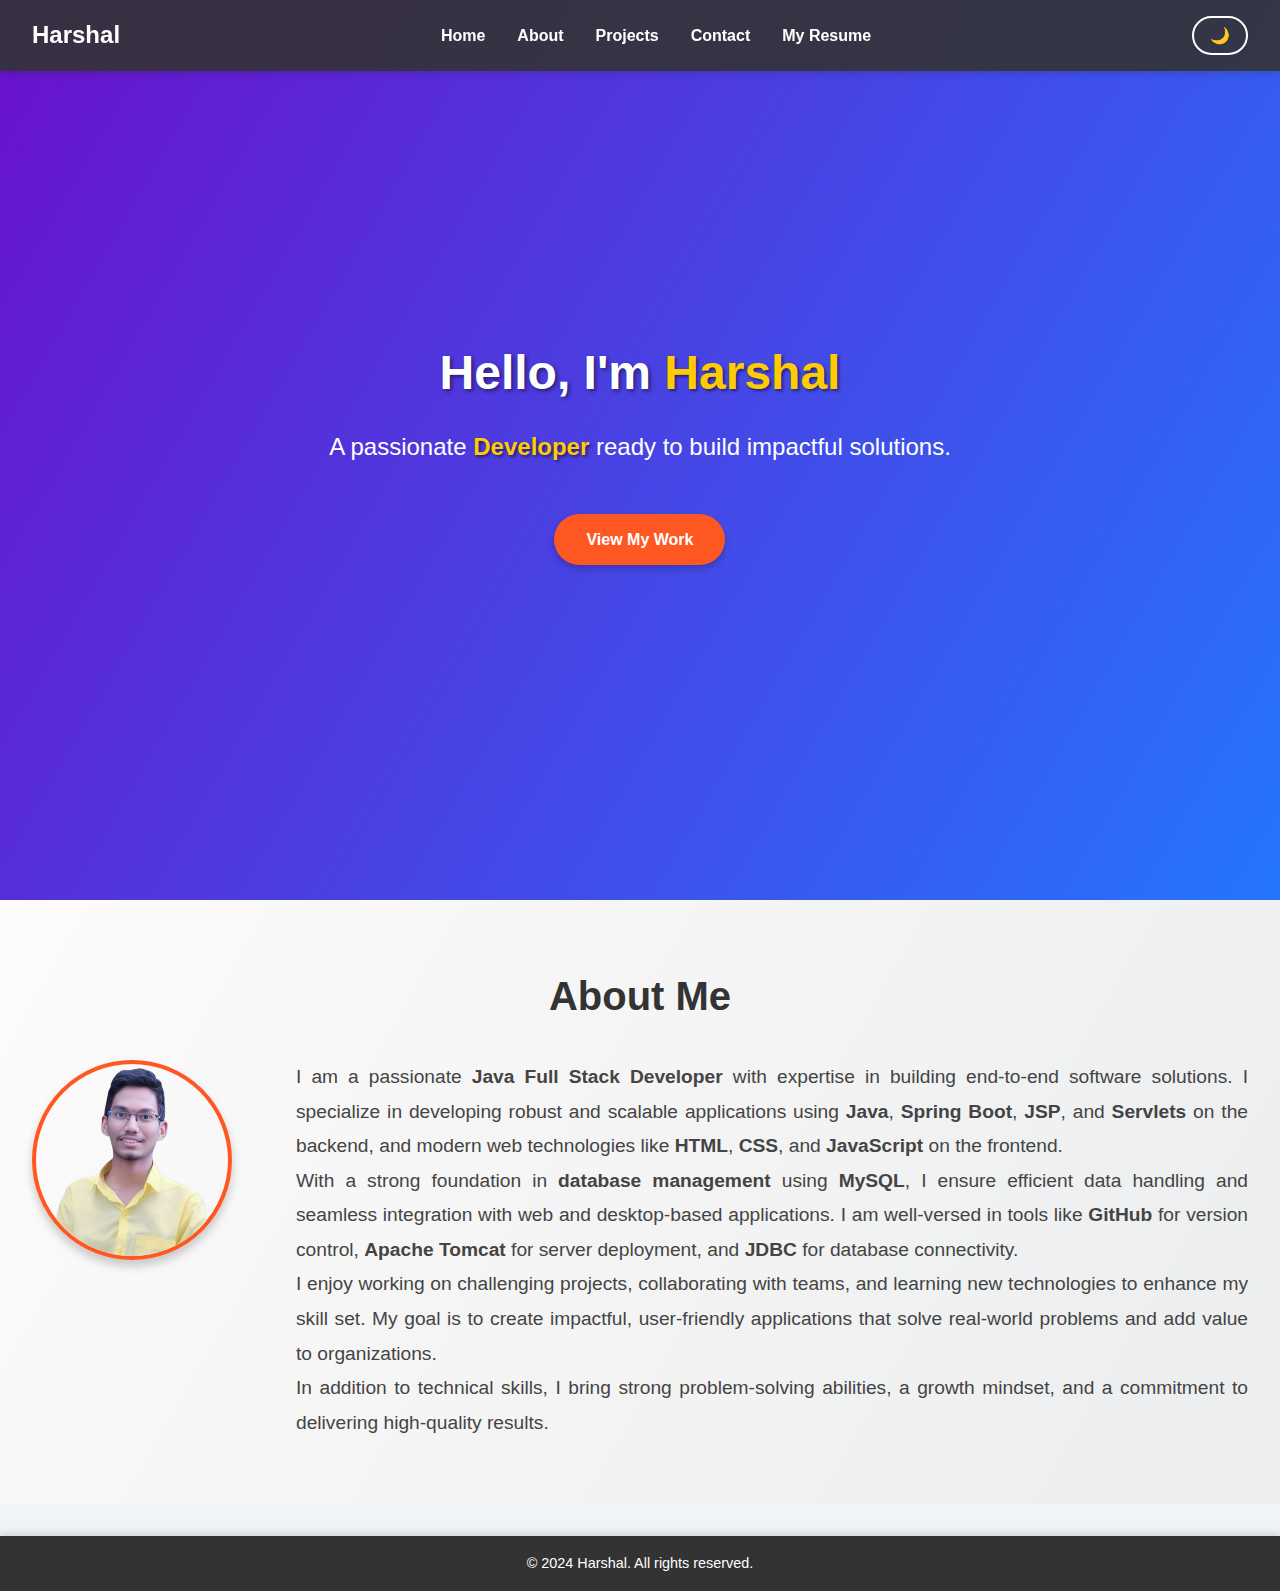
<file: Index.html>
<!DOCTYPE html>
<html lang="en">
<head>
    <meta charset="UTF-8">
    <meta name="viewport" content="width=device-width, initial-scale=1.0">
    <title>Harshal's Portfolio</title>
    <link rel="stylesheet" href="Style.css">
</head>
<body>
    <header class="header">
        <div class="logo">Harshal</div>
        <nav>
            <ul class="nav-links">
                <li><a href="#home">Home</a></li>
                <li><a href="#about">About</a></li>
                <li><a href="res/projects.html">Projects</a></li>
                <li><a href="https://docs.google.com/forms/d/e/1FAIpQLScUoxj2WOiUFlpALl-VtLILXcyzubxFqUNL8cVTkJcxOOP4fA/viewform">Contact</a></li>
                <li><a href="res/cv.html">My Resume</a></li> <!-- My Resume Option Added -->
            </ul>
        </nav>
        <button id="darkModeToggle" class="dark-mode-btn">🌙</button>
    </header>

    <section id="home" class="hero">
        <div class="hero-content">
            <h1>Hello, I'm <span class="highlight">Harshal</span></h1>
            <p>A passionate <span class="highlight">Developer</span> ready to build impactful solutions.</p>
            <a href="res/projects.html" class="btn">View My Work</a>
        </div>
    </section>

    <section id="about" class="about">
        <h2>About Me</h2>
        <div class="about-content">
            <img src="pic.png" alt="Your Photo">
            <div class="about-text">
                <p>
                    I am a passionate <strong>Java Full Stack Developer</strong> with expertise in building end-to-end software solutions. I specialize in developing robust and scalable applications using <strong>Java</strong>, <strong>Spring Boot</strong>, <strong>JSP</strong>, and <strong>Servlets</strong> on the backend, and modern web technologies like <strong>HTML</strong>, <strong>CSS</strong>, and <strong>JavaScript</strong> on the frontend.
                </p>
                <p>
                    With a strong foundation in <strong>database management</strong> using <strong>MySQL</strong>, I ensure efficient data handling and seamless integration with web and desktop-based applications. I am well-versed in tools like <strong>GitHub</strong> for version control, <strong>Apache Tomcat</strong> for server deployment, and <strong>JDBC</strong> for database connectivity.
                </p>
                <p>
                    I enjoy working on challenging projects, collaborating with teams, and learning new technologies to enhance my skill set. My goal is to create impactful, user-friendly applications that solve real-world problems and add value to organizations.
                </p>
                <p>
                    In addition to technical skills, I bring strong problem-solving abilities, a growth mindset, and a commitment to delivering high-quality results.
                </p>
            </div>
        </div>
    </section>

    <footer class="footer">
        <p>&copy; 2024 Harshal. All rights reserved.</p>
    </footer>

    <!-- JavaScript file or inline script -->
    <script>
        const toggleButton = document.getElementById("darkModeToggle");
        const body = document.body;

        // Check for saved theme preference
        if (localStorage.getItem("darkMode") === "enabled") {
            body.classList.add("dark-mode");
            toggleButton.textContent = "☀️";
        }

        // Toggle dark mode
        toggleButton.addEventListener("click", () => {
            body.classList.toggle("dark-mode");

            // Update button text
            if (body.classList.contains("dark-mode")) {
                toggleButton.textContent = "☀️"; // Light mode icon
                localStorage.setItem("darkMode", "enabled");
            } else {
                toggleButton.textContent = "🌙"; // Dark mode icon
                localStorage.setItem("darkMode", "disabled");
            }
        });
    </script>
</body>
</html>
</file>
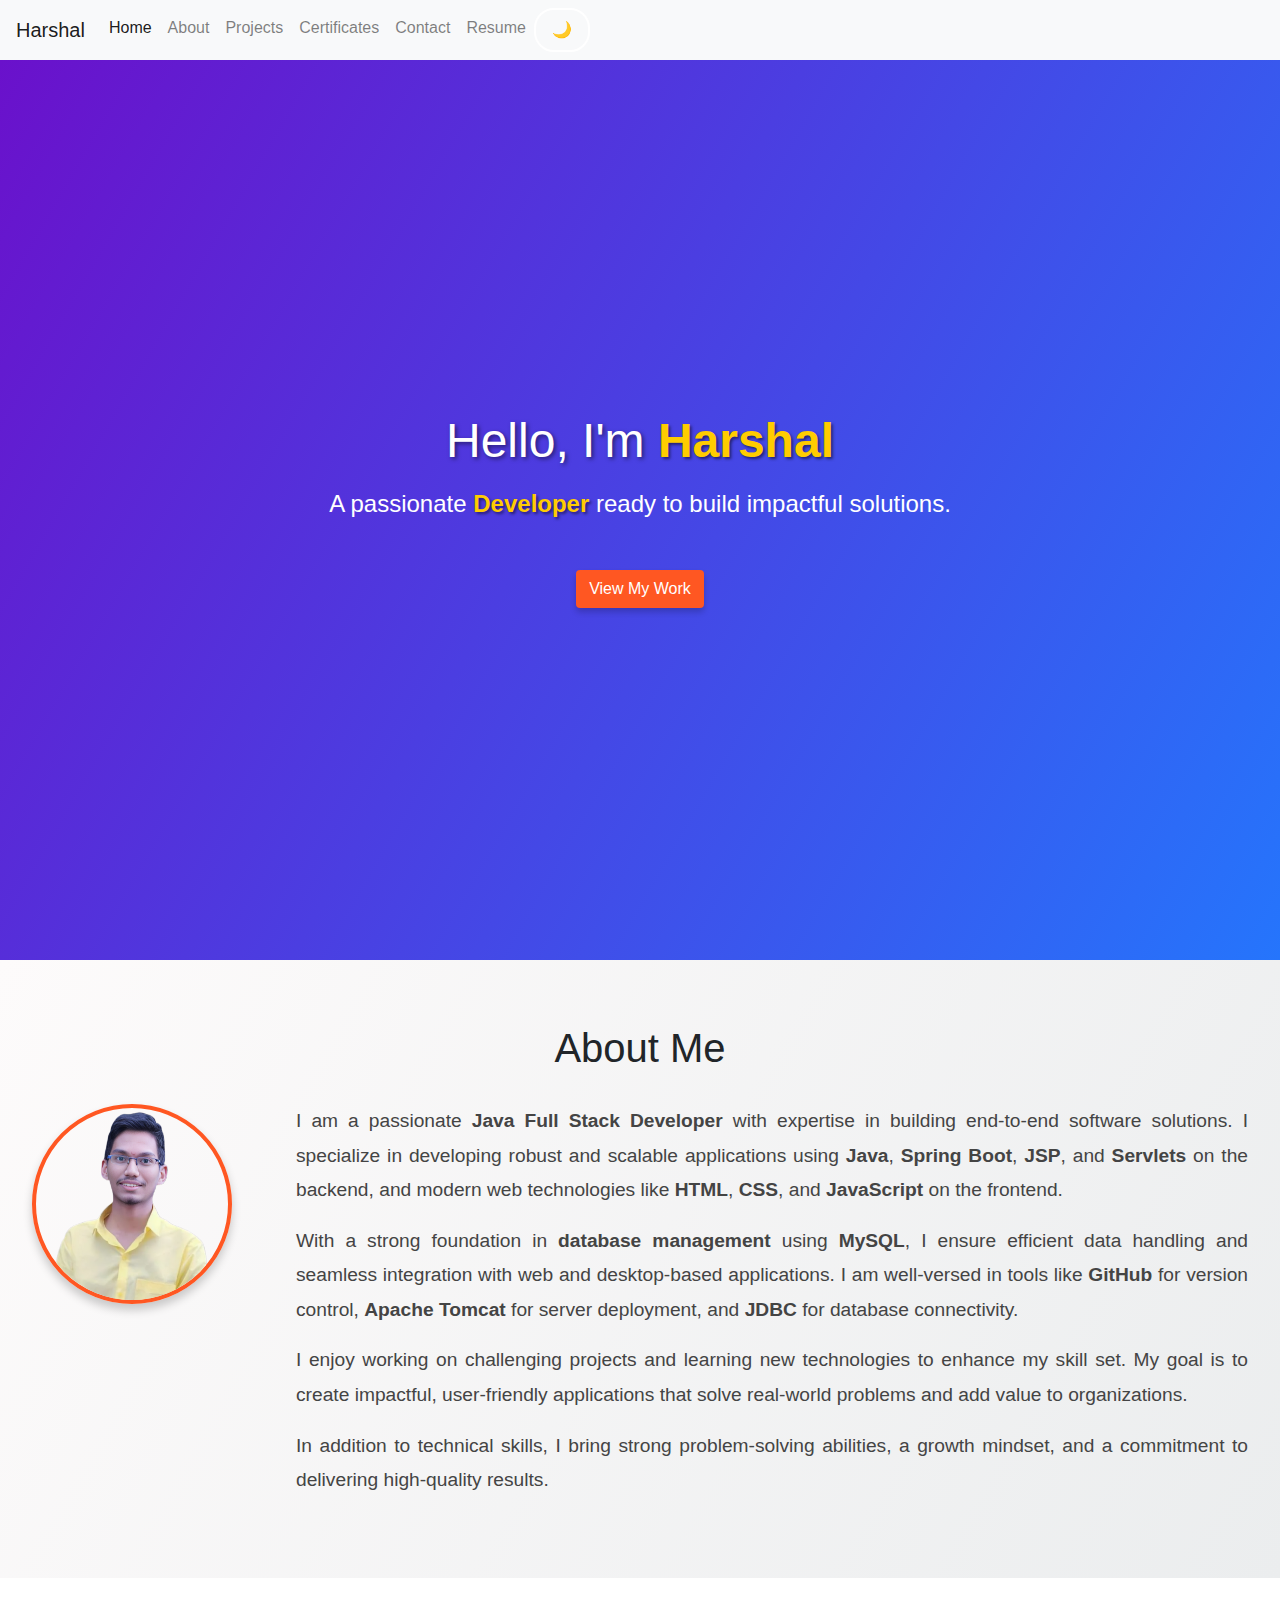
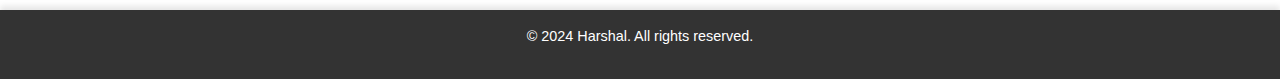
<file: index.html>
<!DOCTYPE html>
<html lang="en">
<head>
    <meta charset="UTF-8">
    <meta name="viewport" content="width=device-width, initial-scale=1.0">
    <title>Harshal's Portfolio</title>
    <link rel="stylesheet" href="Style.css">
    <nav class="navbar navbar-expand-lg navbar-light bg-light">
        <a class="navbar-brand" href="#">Harshal</a>
        <button class="navbar-toggler" type="button" data-toggle="collapse" data-target="#navbarSupportedContent" aria-controls="navbarSupportedContent" aria-expanded="false" aria-label="Toggle navigation">
          <span class="navbar-toggler-icon"></span>
        </button>
      
        <div class="collapse navbar-collapse" id="navbarSupportedContent">
          <ul class="navbar-nav mr-auto">
            <li class="nav-item active">
              <a class="nav-link" href="index.html">Home <span class="sr-only">(current)</span></a>
            </li>
            <li class="nav-item">
              <a class="nav-link" href="index.html#about">About</a>
            </li>
            <li class="nav-item">
                <a class="nav-link" href="res/projects.html">Projects</a>
            </li>
            <li class="nav-item">
                <a class="nav-link" href="res/certificates.html">Certificates</a>
            </li>
            <li class="nav-item">
                <a class="nav-link" href="https://docs.google.com/forms/d/e/1FAIpQLScUoxj2WOiUFlpALl-VtLILXcyzubxFqUNL8cVTkJcxOOP4fA/viewform">Contact</a>
            </li>
            <li class="nav-item">
                <a class="nav-link" href="res/cv.html">Resume</a>
            </li>
            <button id="darkModeToggle" class="dark-mode-btn">🌙</button>
          </ul>
        </div>
      </nav>

      <link rel="stylesheet" href="https://cdn.jsdelivr.net/npm/bootstrap@4.0.0/dist/css/bootstrap.min.css" integrity="sha384-Gn5384xqQ1aoWXA+058RXPxPg6fy4IWvTNh0E263XmFcJlSAwiGgFAW/dAiS6JXm" crossorigin="anonymous">

<script src="https://code.jquery.com/jquery-3.2.1.slim.min.js" integrity="sha384-KJ3o2DKtIkvYIK3UENzmM7KCkRr/rE9/Qpg6aAZGJwFDMVNA/GpGFF93hXpG5KkN" crossorigin="anonymous"></script>
<script src="https://cdn.jsdelivr.net/npm/popper.js@1.12.9/dist/umd/popper.min.js" integrity="sha384-ApNbgh9B+Y1QKtv3Rn7W3mgPxhU9K/ScQsAP7hUibX39j7fakFPskvXusvfa0b4Q" crossorigin="anonymous"></script>
<script src="https://cdn.jsdelivr.net/npm/bootstrap@4.0.0/dist/js/bootstrap.min.js" integrity="sha384-JZR6Spejh4U02d8jOt6vLEHfe/JQGiRRSQQxSfFWpi1MquVdAyjUar5+76PVCmYl" crossorigin="anonymous"></script>
</head>
<body>
    <section id="home" class="hero">
        <div class="hero-content">
            <h1>Hello, I'm <span class="highlight">Harshal</span></h1>
            <p>A passionate <span class="highlight">Developer</span> ready to build impactful solutions.</p>
            <a href="res/projects.html" class="btn">View My Work</a>
        </div>
    </section>

    <section id="about" class="about">
        <h2>About Me</h2>
        <div class="about-content">
            <img src="pic.png" alt="Your Photo">
            <div class="about-text">
                <p>
                    I am a passionate <strong>Java Full Stack Developer</strong> with expertise in building end-to-end software solutions. I specialize in developing robust and scalable applications using <strong>Java</strong>, <strong>Spring Boot</strong>, <strong>JSP</strong>, and <strong>Servlets</strong> on the backend, and modern web technologies like <strong>HTML</strong>, <strong>CSS</strong>, and <strong>JavaScript</strong> on the frontend.
                </p>
                <p>
                    With a strong foundation in <strong>database management</strong> using <strong>MySQL</strong>, I ensure efficient data handling and seamless integration with web and desktop-based applications. I am well-versed in tools like <strong>GitHub</strong> for version control, <strong>Apache Tomcat</strong> for server deployment, and <strong>JDBC</strong> for database connectivity.
                </p>
                <p>
                    I enjoy working on challenging projects and learning new technologies to enhance my skill set. My goal is to create impactful, user-friendly applications that solve real-world problems and add value to organizations.
                </p>
                <p>
                    In addition to technical skills, I bring strong problem-solving abilities, a growth mindset, and a commitment to delivering high-quality results.
                </p>
            </div>
        </div>
    </section>

    <footer class="footer">
        <p>&copy; 2024 Harshal. All rights reserved.</p>
    </footer>

    <!-- JavaScript file or inline script -->
    <script>
        const toggleButton = document.getElementById("darkModeToggle");
        const body = document.body;

        // Check for saved theme preference
        if (localStorage.getItem("darkMode") === "enabled") {
            body.classList.add("dark-mode");
            toggleButton.textContent = "☀️";
        }

        // Toggle dark mode
        toggleButton.addEventListener("click", () => {
            body.classList.toggle("dark-mode");

            // Update button text
            if (body.classList.contains("dark-mode")) {
                toggleButton.textContent = "☀️"; // Light mode icon
                localStorage.setItem("darkMode", "enabled");
            } else {
                toggleButton.textContent = "🌙"; // Dark mode icon
                localStorage.setItem("darkMode", "disabled");
            }
        });
    </script>
</body>
</html>
</file>
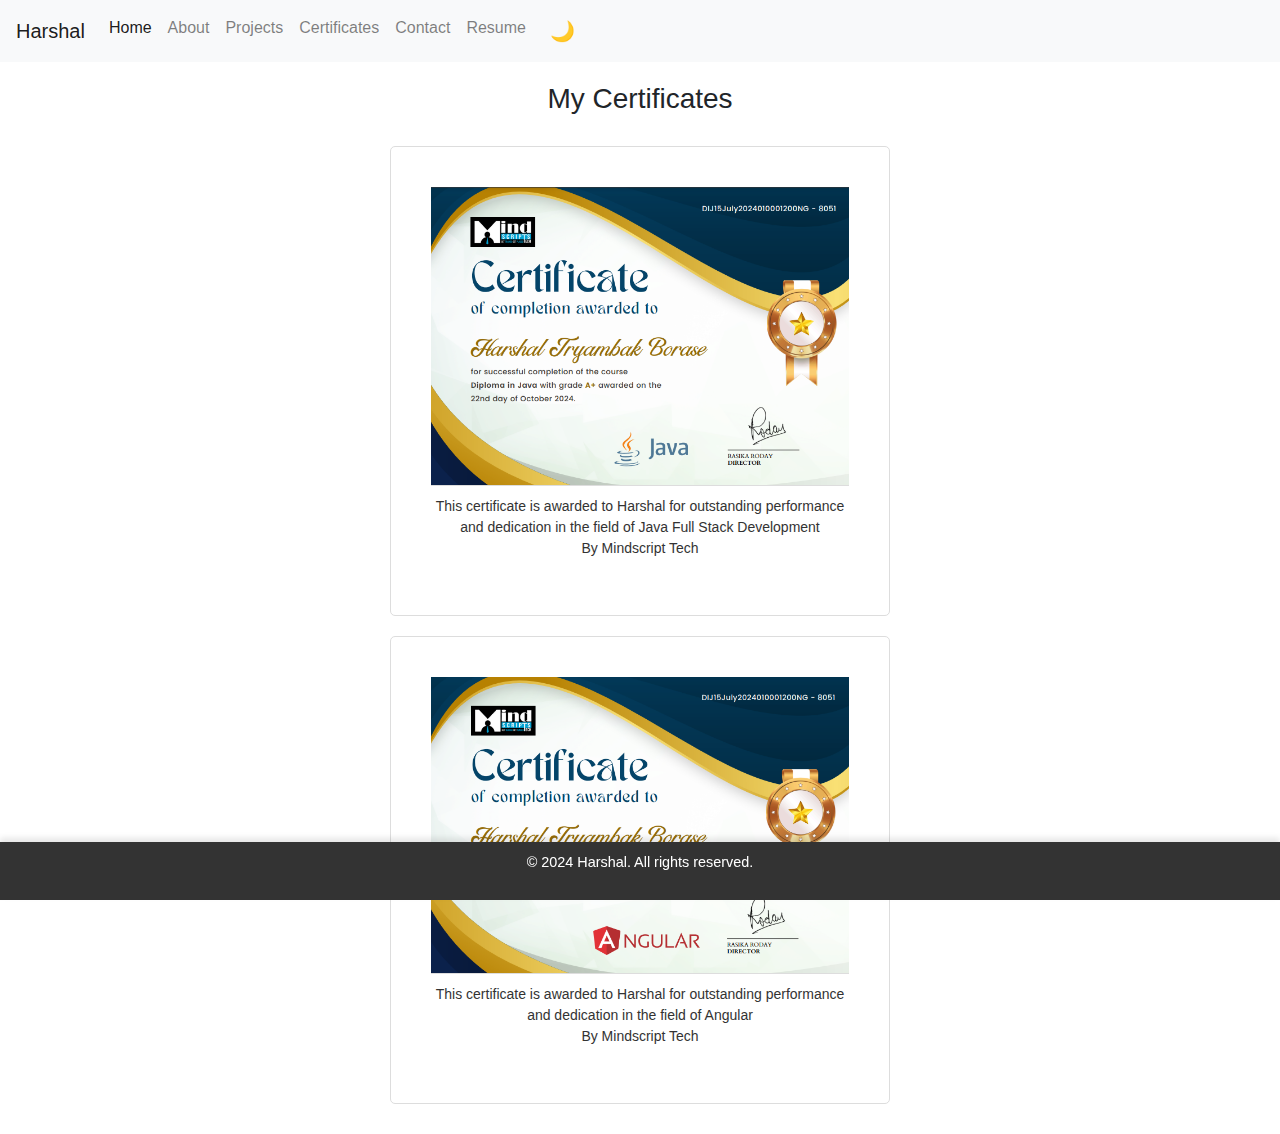
<file: res/certificates.html>
<!DOCTYPE html>
<html lang="en">
<head>
    <meta charset="UTF-8">
    <meta name="viewport" content="width=device-width, initial-scale=1.0">
    <title>Certificates - Harshal's Portfolio</title>
    <link rel="stylesheet" href="../Style.css">
    <link rel="stylesheet" href="certificates.css">
    <nav class="navbar navbar-expand-lg navbar-light bg-light">
        <a class="navbar-brand" href="#">Harshal</a>
        <button class="navbar-toggler" type="button" data-toggle="collapse" data-target="#navbarSupportedContent" aria-controls="navbarSupportedContent" aria-expanded="false" aria-label="Toggle navigation">
          <span class="navbar-toggler-icon"></span>
        </button>
      
        <div class="collapse navbar-collapse" id="navbarSupportedContent">
          <ul class="navbar-nav mr-auto">
            <li class="nav-item active">
              <a class="nav-link" href="../index.html">Home <span class="sr-only">(current)</span></a>
            </li>
            <li class="nav-item">
              <a class="nav-link" href="../index.html#about">About</a>
            </li>
            <li class="nav-item">
                <a class="nav-link" href="projects.html">Projects</a>
            </li>
            <li class="nav-item">
                <a class="nav-link" href="certificates.html">Certificates</a>
            </li>
            <li class="nav-item">
                <a class="nav-link" href="https://docs.google.com/forms/d/e/1FAIpQLScUoxj2WOiUFlpALl-VtLILXcyzubxFqUNL8cVTkJcxOOP4fA/viewform">Contact</a>
            </li>
            <li class="nav-item">
                <a class="nav-link" href="cv.html">Resume</a>
            </li>
            <button id="darkModeToggle" class="dark-mode-btn">🌙</button>
          </ul>
        </div>
      </nav>

      <link rel="stylesheet" href="https://cdn.jsdelivr.net/npm/bootstrap@4.0.0/dist/css/bootstrap.min.css" integrity="sha384-Gn5384xqQ1aoWXA+058RXPxPg6fy4IWvTNh0E263XmFcJlSAwiGgFAW/dAiS6JXm" crossorigin="anonymous">

<script src="https://code.jquery.com/jquery-3.2.1.slim.min.js" integrity="sha384-KJ3o2DKtIkvYIK3UENzmM7KCkRr/rE9/Qpg6aAZGJwFDMVNA/GpGFF93hXpG5KkN" crossorigin="anonymous"></script>
<script src="https://cdn.jsdelivr.net/npm/popper.js@1.12.9/dist/umd/popper.min.js" integrity="sha384-ApNbgh9B+Y1QKtv3Rn7W3mgPxhU9K/ScQsAP7hUibX39j7fakFPskvXusvfa0b4Q" crossorigin="anonymous"></script>
<script src="https://cdn.jsdelivr.net/npm/bootstrap@4.0.0/dist/js/bootstrap.min.js" integrity="sha384-JZR6Spejh4U02d8jOt6vLEHfe/JQGiRRSQQxSfFWpi1MquVdAyjUar5+76PVCmYl" crossorigin="anonymous"></script>
</head>
<body>
   
    <section id="certificates" class="certificates">
        <h2>My Certificates</h2>
        <div class="certificates-content">
            <!-- Add your certificates here -->
            <div class="certificate">
                <img src="certificates.png" alt="Certificate 1">
                <p>This certificate is awarded to Harshal for outstanding performance and dedication in the field of Java Full Stack Development<br>By Mindscript Tech</p>
            </div>
        </div>

        <div class="certificates-content">
            <!-- Add your certificates here -->
            <div class="certificate">
                <img src="certificates2.png" alt="Certificate 2">
                <p>This certificate is awarded to Harshal for outstanding performance and dedication in the field of Angular<br>By Mindscript Tech</p>
            </div>
        </div>
        
    </section>

    <footer class="footer">
        <p>&copy; 2024 Harshal. All rights reserved.</p>
    </footer>

    <script>
        const toggleButton = document.getElementById("darkModeToggle");
        const body = document.body;

        if (localStorage.getItem("darkMode") === "enabled") {
            body.classList.add("dark-mode");
            toggleButton.textContent = "☀️";
        }

        toggleButton.addEventListener("click", () => {
            body.classList.toggle("dark-mode");

            if (body.classList.contains("dark-mode")) {
                toggleButton.textContent = "☀️";
                localStorage.setItem("darkMode", "enabled");
            } else {
                toggleButton.textContent = "🌙";
                localStorage.setItem("darkMode", "disabled");
            }
        });
    </script>
</body>
</html>
</file>
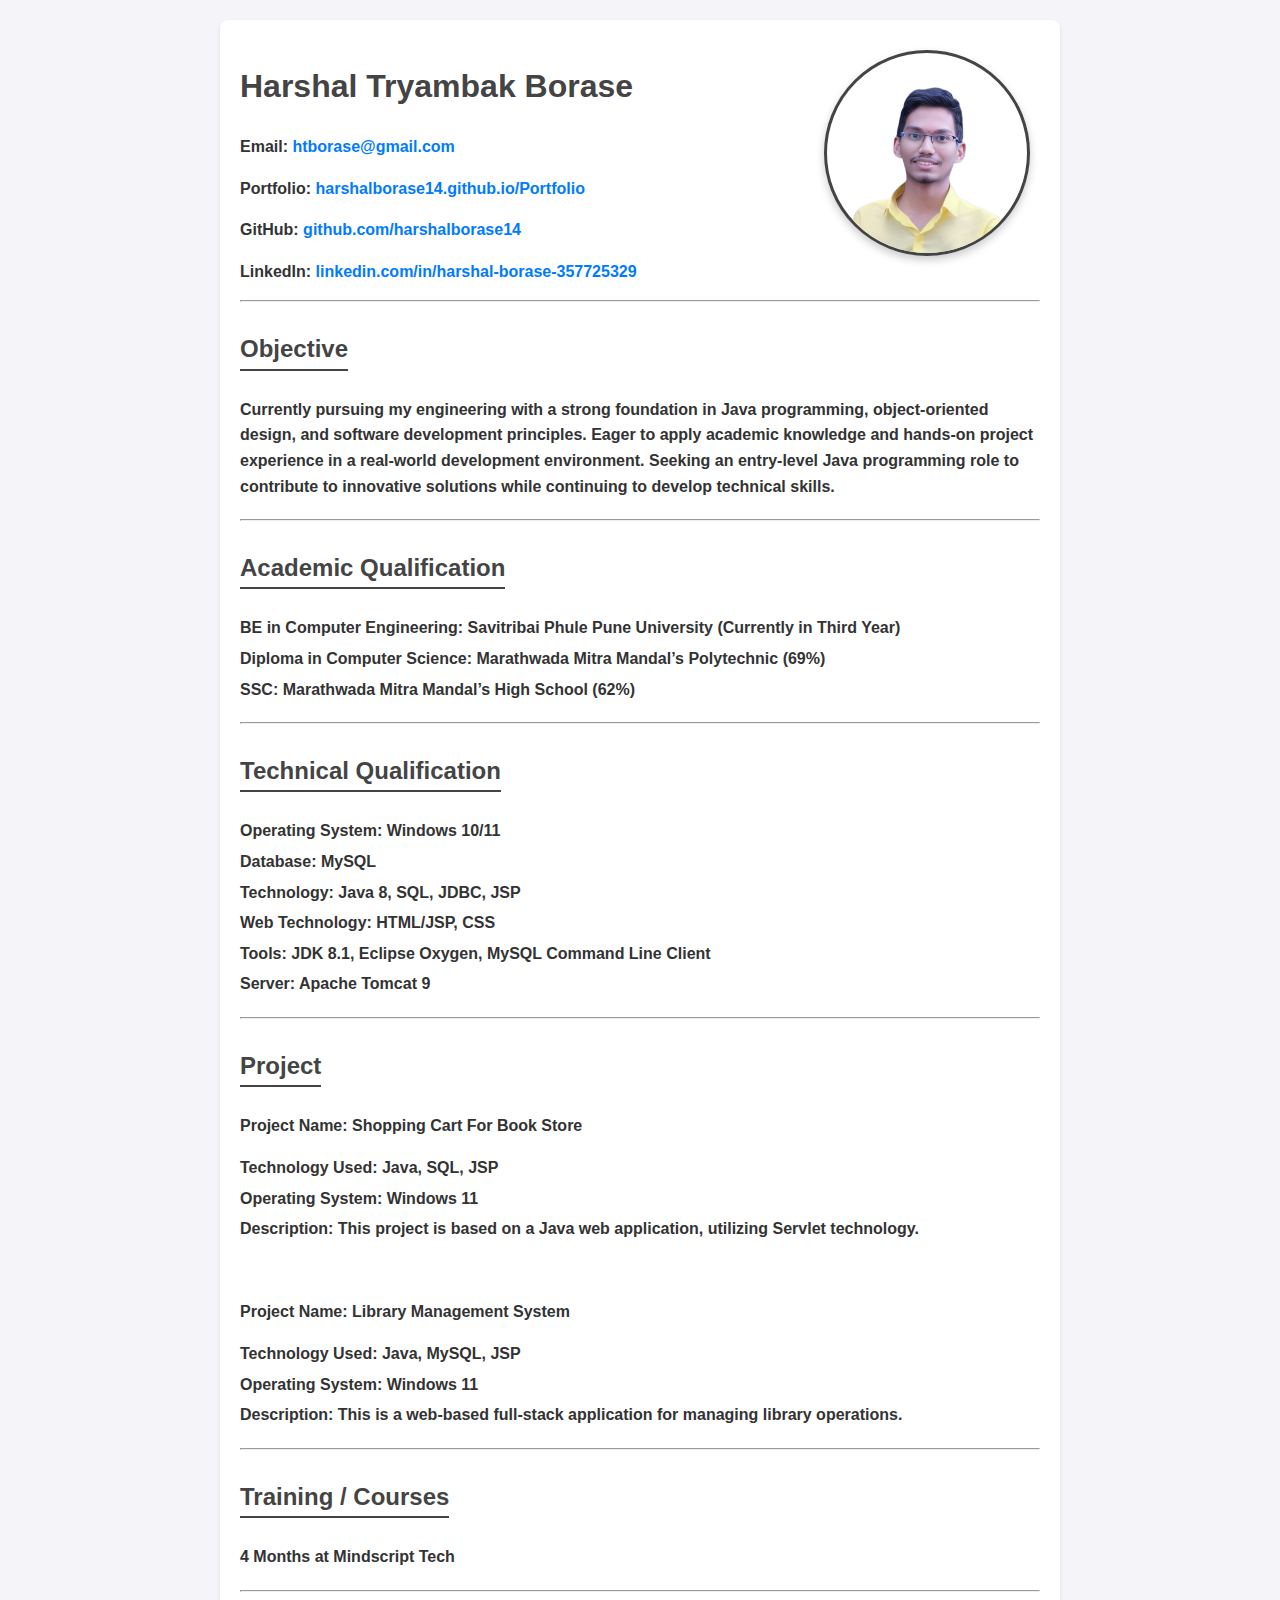
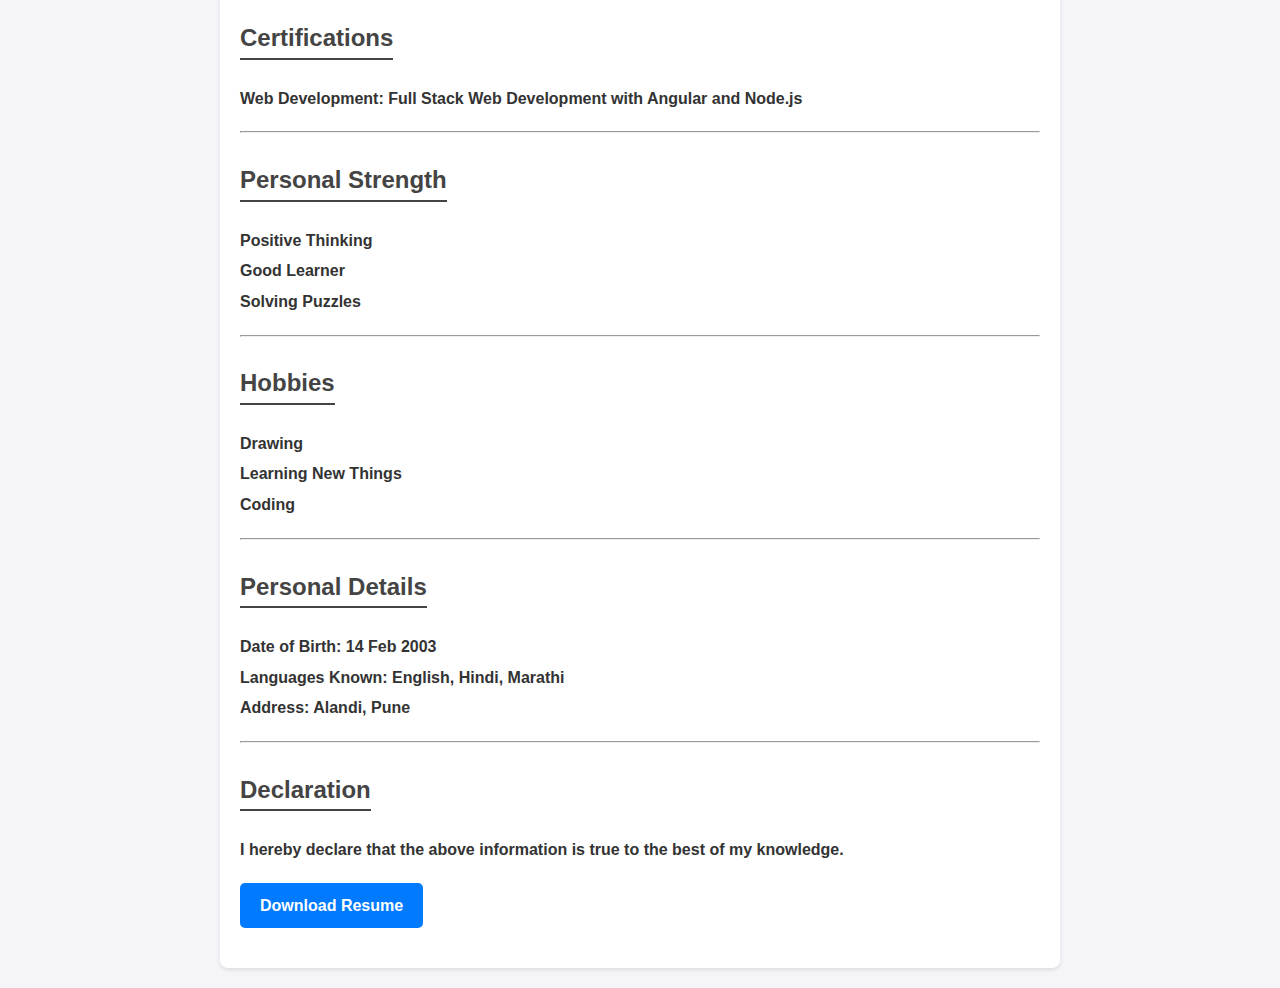
<file: res/cv.html>
<!DOCTYPE html>
<html lang="en">
<head>
    <meta charset="UTF-8">
    <meta name="viewport" content="width=device-width, initial-scale=1.0">
    <title>Resume - Harshal Tryambak Borase</title>
    <style>
        body {
            font-family: Arial, sans-serif;
            line-height: 1.6;
            margin: 0;
            padding: 0;
            background-color: #f4f4f9;
            color: #333;
        }
        .container {
            max-width: 800px;
            margin: 20px auto;
            background: #fff;
            padding: 20px;
            border-radius: 8px;
            box-shadow: 0 2px 4px rgba(0, 0, 0, 0.1);
            position: relative;
        }
        h1, h2 {
            color: #444;
        }
        .section {
            margin-bottom: 20px;
        }
        .section-title {
            font-size: 1.5rem;
            margin-bottom: 10px;
            border-bottom: 2px solid #444;
            display: inline-block;
        }
        ul {
            list-style: none;
            padding: 0;
        }
        ul li {
            margin-bottom: 5px;
        }
        a {
            color: #007BFF;
            text-decoration: none;
        }
        a:hover {
            text-decoration: underline;
        }
        .profile-photo {
            position: absolute;
            top: 30px;
            right: 30px; /* Adjusted position */
            width: 200px; /* Adjusted size */
            height: 200px;
            border-radius: 50%;
            overflow: hidden;
            border: 3px solid #444;
            box-shadow: 0 4px 8px rgba(0, 0, 0, 0.2);
        }
        .profile-photo img {
            margin-top: 30px;
            width: 100%;
            height: 100%;
            object-fit: cover;
        }
        .contact-info {
            margin-right: 220px;
        }
        .btn {
            display: inline-block;
            background-color: #007BFF;
            color: white;
            padding: 10px 20px;
            border-radius: 5px;
            text-align: center;
            text-decoration: none;
            font-weight: bold;
        }
    </style>
</head>
<body>
    <div class="container">
        <div class="profile-photo">
            <img src="pic.png" alt="Profile Photo">
        </div>
        <div class="contact-info">
            <h1>Harshal Tryambak Borase</h1>
            <p><strong><strong>Email:</strong> <a href="mailto:htborase@gmail.com">htborase@gmail.com</a></p>
            <p><strong>Portfolio:</strong> <a href="https://harshalborase14.github.io/Portfolio" target="_blank">harshalborase14.github.io/Portfolio</a></p>
            <p><strong>GitHub:</strong> <a href="https://github.com/harshalborase14" target="_blank">github.com/harshalborase14</a></p>
            <p><strong>LinkedIn:</strong> <a href="https://www.linkedin.com/in/harshal-borase-357725329/" target="_blank">linkedin.com/in/harshal-borase-357725329</a></p>
        </div>
        <hr>
        <div class="section">
            <h2 class="section-title">Objective</h2>
            <p>Currently pursuing my engineering with a strong foundation in Java programming, object-oriented design, and software development principles. Eager to apply academic knowledge and hands-on project experience in a real-world development environment. Seeking an entry-level Java programming role to contribute to innovative solutions while continuing to develop technical skills.</p>
        </div>
        <hr>
        <div class="section">
            <h2 class="section-title">Academic Qualification</h2>
            <ul>
                <li><strong>BE in Computer Engineering:</strong> Savitribai Phule Pune University (Currently in Third Year)</li>
                <li><strong>Diploma in Computer Science:</strong> Marathwada Mitra Mandal’s Polytechnic (69%)</li>
                <li><strong>SSC:</strong> Marathwada Mitra Mandal’s High School (62%)</li>
            </ul>
        </div>
        <hr>
        <div class="section">
            <h2 class="section-title">Technical Qualification</h2>
            <ul>
                <li><strong>Operating System:</strong> Windows 10/11</li>
                <li><strong>Database:</strong> MySQL</li>
                <li><strong>Technology:</strong> Java 8, SQL, JDBC, JSP</li>
                <li><strong>Web Technology:</strong> HTML/JSP, CSS</li>
                <li><strong>Tools:</strong> JDK 8.1, Eclipse Oxygen, MySQL Command Line Client</li>
                <li><strong>Server:</strong> Apache Tomcat 9</li>
            </ul>
        </div>
        <hr>
        <div class="section">
            <h2 class="section-title">Project</h2>
            <p><strong>Project Name:</strong> Shopping Cart For Book Store</p>
            <ul>
                <li><strong>Technology Used:</strong> Java, SQL, JSP</li>
                <li><strong>Operating System:</strong> Windows 11</li>
                <li><strong>Description:</strong> This project is based on a Java web application, utilizing Servlet technology.</li>
            </ul>
            <br>
            <p><strong>Project Name:</strong> Library Management System</p>
            <ul>
                <li><strong>Technology Used:</strong> Java, MySQL, JSP</li>
                <li><strong>Operating System:</strong> Windows 11</li>
                <li><strong>Description:</strong>  This is a web-based full-stack application for managing library operations.</li>
            </ul>
        </div>
        <hr>
        <div class="section">
            <h2 class="section-title">Training / Courses</h2>
            <ul>
                <li>4 Months at Mindscript Tech</li>
            </ul>
        </div>
        <hr>
        <div class="section">
            <h2 class="section-title">Certifications</h2>
            <ul>
                <li><strong>Web Development:</strong> Full Stack Web Development with Angular and Node.js</li>
            </ul>
        </div>
        <hr>
        <div class="section">
            <h2 class="section-title">Personal Strength</h2>
            <ul>
                <li>Positive Thinking</li>
                <li>Good Learner</li>
                <li>Solving Puzzles</li>
            </ul>
        </div>
        <hr>
        <div class="section">
            <h2 class="section-title">Hobbies</h2>
            <ul>
                <li>Drawing</li>
                <li>Learning New Things</li>
                <li>Coding</li>
            </ul>
        </div>
        <hr>
        <div class="section">
            <h2 class="section-title">Personal Details</h2>
            <ul>
                <li><strong>Date of Birth:</strong> 14 Feb 2003</li>
                <li><strong>Languages Known:</strong> English, Hindi, Marathi</li>
                <li><strong>Address:</strong> Alandi, Pune</li>
            </ul>
        </div>
        <hr>
        <div class="section">
            <h2 class="section-title">Declaration</h2>
            <p>I hereby declare that the above information is true to the best of my knowledge.</p>
        </div>
        <div class="section">
            <a href="Harshal Resume.pdf" download="Harshal's Resume" class="btn" style="display: inline-block; background-color: #007BFF; color: white; padding: 10px 20px; border-radius: 5px; text-align: center; text-decoration: none; font-weight: bold;">Download Resume</a>
        </div>
    </div>
</body>
</html>
</file>
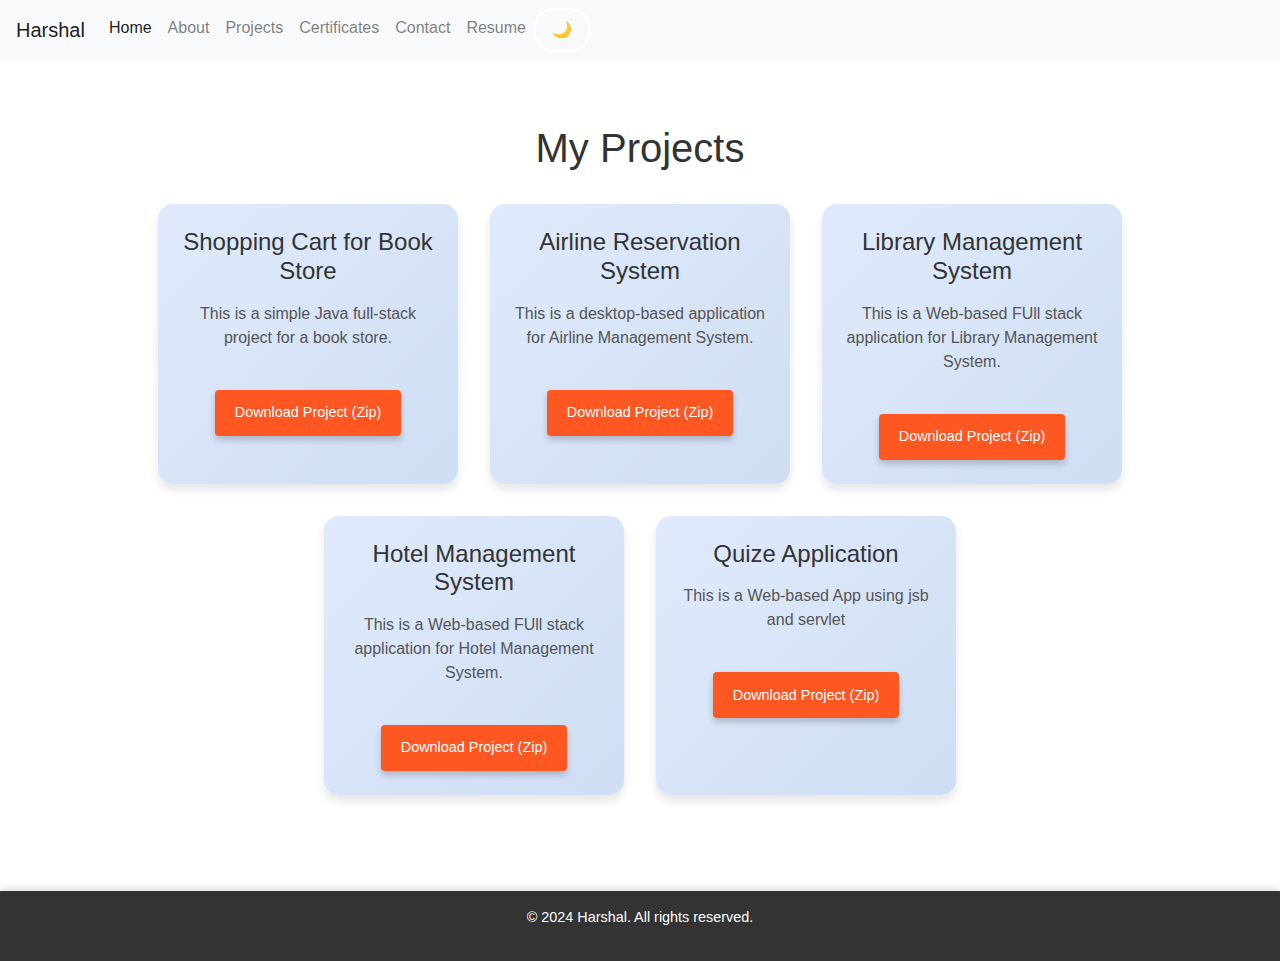
<file: res/projects.html>
<!DOCTYPE html>
<html lang="en">
<head>
    <meta charset="UTF-8">
    <meta name="viewport" content="width=device-width, initial-scale=1.0">
    <title>Projects - Harshal Borase</title>
    <link rel="stylesheet" href="Style.css">
    <nav class="navbar navbar-expand-lg navbar-light bg-light">
        <a class="navbar-brand" href="#">Harshal</a>
        <button class="navbar-toggler" type="button" data-toggle="collapse" data-target="#navbarSupportedContent" aria-controls="navbarSupportedContent" aria-expanded="false" aria-label="Toggle navigation">
          <span class="navbar-toggler-icon"></span>
        </button>
      
        <div class="collapse navbar-collapse" id="navbarSupportedContent">
          <ul class="navbar-nav mr-auto">
            <li class="nav-item active">
              <a class="nav-link" href="../index.html">Home <span class="sr-only">(current)</span></a>
            </li>
            <li class="nav-item">
              <a class="nav-link" href="../index.html#about">About</a>
            </li>
            <li class="nav-item">
                <a class="nav-link" href="projects.html">Projects</a>
            </li>
            <li class="nav-item">
                <a class="nav-link" href="certificates.html">Certificates</a>
            </li>
            <li class="nav-item">
                <a class="nav-link" href="https://docs.google.com/forms/d/e/1FAIpQLScUoxj2WOiUFlpALl-VtLILXcyzubxFqUNL8cVTkJcxOOP4fA/viewform">Contact</a>
            </li>
            <li class="nav-item">
                <a class="nav-link" href="cv.html">Resume</a>
            </li>
            <button id="darkModeToggle" class="dark-mode-btn">🌙</button>
          </ul>
        </div>
      </nav>

      <link rel="stylesheet" href="https://cdn.jsdelivr.net/npm/bootstrap@4.0.0/dist/css/bootstrap.min.css" integrity="sha384-Gn5384xqQ1aoWXA+058RXPxPg6fy4IWvTNh0E263XmFcJlSAwiGgFAW/dAiS6JXm" crossorigin="anonymous">

<script src="https://code.jquery.com/jquery-3.2.1.slim.min.js" integrity="sha384-KJ3o2DKtIkvYIK3UENzmM7KCkRr/rE9/Qpg6aAZGJwFDMVNA/GpGFF93hXpG5KkN" crossorigin="anonymous"></script>
<script src="https://cdn.jsdelivr.net/npm/popper.js@1.12.9/dist/umd/popper.min.js" integrity="sha384-ApNbgh9B+Y1QKtv3Rn7W3mgPxhU9K/ScQsAP7hUibX39j7fakFPskvXusvfa0b4Q" crossorigin="anonymous"></script>
<script src="https://cdn.jsdelivr.net/npm/bootstrap@4.0.0/dist/js/bootstrap.min.js" integrity="sha384-JZR6Spejh4U02d8jOt6vLEHfe/JQGiRRSQQxSfFWpi1MquVdAyjUar5+76PVCmYl" crossorigin="anonymous"></script>
</head>
<body>
    <section id="projects" class="projects">
        <h2>My Projects</h2>
        <div class="project-grid">
            <div class="project-card">
                <h3>Shopping Cart for Book Store</h3>
                <p>This is a simple Java full-stack project for a book store.</p>
                <a href="https://github.com/harshalborase14/Simple_Book-Store_Project/archive/refs/heads/main.zip" class="btn">Download Project (Zip)</a>
            </div>
            <div class="project-card">
                <h3>Airline Reservation System</h3>
                <p>This is a desktop-based application for Airline Management System.</p>
                <a href="https://github.com/harshalborase14/Airline-Reservation/archive/refs/heads/main.zip" class="btn">Download Project (Zip)</a>
            </div>
            <div class="project-card">
                <h3>Library Management System</h3>
                <p>This is a Web-based FUll stack application for Library Management System.</p>
                <a href="https://github.com/harshalborase14/LibraryManagement/archive/refs/heads/main.zip" class="btn">Download Project (Zip)</a>
            </div>
            <div class="project-card">
                <h3>Hotel Management System</h3>
                <p>This is a Web-based FUll stack application for Hotel Management System.</p>
                <a href="https://github.com/harshalborase14/Hotel-Management-System/archive/refs/heads/main.zip" class="btn">Download Project (Zip)</a>
            </div>
            <div class="project-card">
                <h3>Quize Application</h3>
                <p>This is a Web-based App using jsb and servlet</p>
                <a href="https://github.com/harshalborase14/QuizeApplication/archive/refs/heads/main.zip" class="btn">Download Project (Zip)</a>
            </div>
            <!-- Add more projects -->
        </div>
    </section>

    <footer class="footer">
        <p>&copy; 2024 Harshal. All rights reserved.</p>
    </footer>

    <!-- JavaScript file or inline script -->
    <script>
        const toggleButton = document.getElementById("darkModeToggle");
        const body = document.body;

        // Check for saved theme preference
        if (localStorage.getItem("darkMode") === "enabled") {
            body.classList.add("dark-mode");
            toggleButton.textContent = "☀️";
        }

        // Toggle dark mode
        toggleButton.addEventListener("click", () => {
            body.classList.toggle("dark-mode");

            // Update button text
            if (body.classList.contains("dark-mode")) {
                toggleButton.textContent = "☀️"; // Light mode icon
                localStorage.setItem("darkMode", "enabled");
            } else {
                toggleButton.textContent = "🌙"; // Dark mode icon
                localStorage.setItem("darkMode", "disabled");
            }
        });
    </script>
</body>
</html>
</file>
<file: res/certificates.css>
body {
    font-family: Arial, sans-serif;
    margin: 0;
    padding: 0;
    background-color: #f4f4f4;
}

.header {
    background-color: #333;
    color: #fff;
    padding: 10px 0;
    text-align: center;
}

.header .logo {
    font-size: 24px;
    font-weight: bold;
}

.nav-links {
    list-style: none;
    padding: 0;
}

.nav-links li {
    display: inline;
    margin: 0 10px;
}

.nav-links a {
    color: #fff;
    text-decoration: none;
}

.dark-mode-btn {
    background: none;
    border: none;
    color: #fff;
    font-size: 20px;
    cursor: pointer;
}

.certificates {
    padding: 20px;
    text-align: center;
}

.certificates h2 {
    font-size: 28px;
    margin-bottom: 20px;
}

.certificates-content {
    display: flex;
    flex-wrap: wrap;
    justify-content: center;
}

.certificate {
    background-color: #fff;
    border: 1px solid #ddd;
    border-radius: 5px;
    margin: 10px;
    padding: 40px; /* Further increased padding */
    width: 500px; /* Further increased width */
    text-align: center;
}

.certificate img {
    max-width: 100%;
    height: auto;
    border-bottom: 1px solid #ddd;
    margin-bottom: 10px;
}

.certificate p {
    font-size: 14px;
    color: #333;
}

.footer {
    background-color: #333;
    color: #fff;
    text-align: center;
    padding: 10px 0;
    position: fixed;
    width: 100%;
    bottom: 0;
}
</file>
<file: Style.css>
/* General Reset */
* {
    margin: 0;
    padding: 0;
    box-sizing: border-box;
}

body {
    font-family: 'Roboto', sans-serif;
    line-height: 1.6;
    background: #f0f4f8;
    color: #333;
}

a {
    text-decoration: none;
}

/* Header */
.header {
    background: rgba(51, 51, 51, 0.9);
    color: white;
    display: flex;
    justify-content: space-between;
    align-items: center;
    padding: 1rem 2rem;
    position: fixed;
    top: 0;
    width: 100%;
    z-index: 10;
    box-shadow: 0 4px 6px rgba(0, 0, 0, 0.1);
}

.logo {
    font-size: 1.5rem;
    font-weight: bold;
}

.nav-links {
    list-style: none;
    display: flex;
}

.nav-links li {
    margin: 0 1rem;
}

.nav-links a {
    color: white;
    font-weight: bold;
    font-size: 1rem;
    transition: color 0.3s, transform 0.3s;
}

.nav-links a:hover {
    color: #ff5722;
    transform: scale(1.1);
}

/* Hero Section */
.hero {
    height: 100vh;
    display: flex;
    justify-content: center;
    align-items: center;
    text-align: center;
    background: linear-gradient(120deg, #6a11cb, #2575fc);
    color: white;
    padding: 2rem;
}

.hero-content h1 {
    font-size: 3rem;
    margin-bottom: 1rem;
    text-shadow: 2px 2px 4px rgba(0, 0, 0, 0.5);
}

.hero-content p {
    font-size: 1.5rem;
    margin-bottom: 2rem;
}

.hero-content .highlight {
    color: #ffcc00;
    font-weight: bold;
    text-shadow: 2px 2px 3px rgba(0, 0, 0, 0.5);
}

.btn {
    display: inline-block;
    margin-top: 1rem;
    padding: 0.8rem 2rem;
    background: #ff5722;
    color: white;
    border-radius: 30px;
    font-weight: bold;
    transition: all 0.3s;
    box-shadow: 0 4px 6px rgba(0, 0, 0, 0.2);
}

.btn:hover {
    background: #e64a19;
    transform: scale(1.1);
    box-shadow: 0 6px 10px rgba(0, 0, 0, 0.3);
}

/* About Section */
.about {
    padding: 4rem 2rem;
    background: linear-gradient(120deg, #fdfbfb, #ebedee);
    text-align: center;
}

.about h2 {
    font-size: 2.5rem;
    margin-bottom: 2rem;
}

.about-content {
    display: flex;
    gap: 4rem;
    /* align-items: center;
    justify-content: center; */
    text-align: justify;
}

.about-content img {
    width: 200px;
    height: 200px;
    border-radius: 50%;
    border: 4px solid #ff5722;
    box-shadow: 0 6px 10px rgba(0, 0, 0, 0.2);
    transition: transform 0.3s;
}

.about-content img:hover {
    transform: scale(1.1);
}

.about-text p {
    color: #444;
    line-height: 1.8;
    font-size: 1.2rem;
}

/* Projects Section */
.projects {
    padding: 4rem 2rem;
    background: white;
    text-align: center;
}

.projects h2 {
    font-size: 2.5rem;
    margin-bottom: 2rem;
    color: #333;
}

.project-grid {
    display: flex;
    gap: 2rem;
    justify-content: center;
    flex-wrap: wrap;
}

.project-card {
    width: 300px;
    background: linear-gradient(135deg, #e0eafc, #cfdef3);
    padding: 1.5rem;
    border-radius: 15px;
    box-shadow: 0 6px 10px rgba(0, 0, 0, 0.1);
    transition: transform 0.3s, box-shadow 0.3s;
}

.project-card:hover {
    transform: translateY(-10px);
    box-shadow: 0 10px 15px rgba(0, 0, 0, 0.2);
}

.project-card h3 {
    font-size: 1.5rem;
    margin-bottom: 1rem;
    color: #333;
}

.project-card p {
    color: #555;
    margin-bottom: 1.5rem;
}

.project-card .btn {
    font-size: 0.9rem;
    padding: 0.7rem 1.2rem;
}

/* Contact Section */
.contact {
    padding: 4rem 2rem;
    background: linear-gradient(120deg, #e3f2fd, #f5f7fa);
    text-align: center;
}

.contact h2 {
    font-size: 2.5rem;
    margin-bottom: 2rem;
}

.contact-form input,
.contact-form textarea {
    width: 100%;
    padding: 1rem;
    margin-bottom: 1rem;
    border: 1px solid #ddd;
    border-radius: 30px;
    font-size: 1rem;
    box-shadow: 0 4px 6px rgba(0, 0, 0, 0.1);
}

.contact-form textarea {
    resize: none;
}

.contact-form button {
    background: #ff5722;
    color: white;
    border: none;
    padding: 0.8rem 2rem;
    border-radius: 30px;
    font-size: 1rem;
    cursor: pointer;
    transition: all 0.3s;
    box-shadow: 0 4px 6px rgba(0, 0, 0, 0.2);
}

.contact-form button:hover {
    background: #e64a19;
    transform: scale(1.1);
    box-shadow: 0 6px 10px rgba(0, 0, 0, 0.3);
}

/* Footer */
.footer {
    background: #333;
    color: white;
    text-align: center;
    padding: 1rem;
    font-size: 0.9rem;
    margin-top: 2rem;
    box-shadow: 0 -4px 6px rgba(0, 0, 0, 0.1);
}

/* Mobile Styles */
@media (max-width: 768px) {
    .header {
        flex-direction: column;
        text-align: center;
    }

    .nav-links {
        flex-direction: column;
        margin: 1rem 0;
    }

    .nav-links li {
        margin: 0.5rem 0;
    }

    .about-content {
        flex-direction: column;
        gap: 2rem;
        text-align: justify;
    }

    .about-content img {
        width: 150px;
        height: 150px;
    }

    .project-grid {
        flex-direction: column;
        gap: 2rem;
    }
}
/* Dark Mode Button */
.dark-mode-btn {
    background: none;
    border: 2px solid white;
    color: white;
    padding: 0.5rem 1rem;
    font-size: 1rem;
    border-radius: 20px;
    cursor: pointer;
    transition: all 0.3s ease;
}

.dark-mode-btn:hover {
    background: #ff5722;
    color: white;
}

/* Dark Mode Styles */
body.dark-mode {
    background-color: #121212;
    color: #e0e0e0;
    transition: background-color 0.3s, color 0.3s;
}

body.dark-mode a {
    color: #ff5722;
}

body.dark-mode .header {
    background: #1f1f1f;
    color: white;
}

body.dark-mode .btn {
    background: #ff5722;
    color: white;
}

body.dark-mode .btn:hover {
    background: #e64a19;
}

body.dark-mode .about {
    background: #1f1f1f;
}

body.dark-mode .projects {
    background: #1f1f1f;
}

body.dark-mode .contact {
    background: #1f1f1f;
}

body.dark-mode .project-card {
    background: #252525;
    box-shadow: 0 4px 6px rgba(0, 0, 0, 0.5);
}

body.dark-mode .footer {
    background: #1f1f1f;
    color: #e0e0e0;
}

/* Dark Mode Styles for Specific Sections */
body.dark-mode .about h2
{
    color: white;
}
body.dark-mode .about-content p {
    color: white;
    text-align: justify;
}

body.dark-mode .projects h2,
body.dark-mode .project-card h3,
body.dark-mode .project-card p {
    color: white;
}
</file>
<file: res/Style.css>
/* General Reset */
* {
    margin: 0;
    padding: 0;
    box-sizing: border-box;
}

body {
    font-family: 'Roboto', sans-serif;
    line-height: 1.6;
    background: #f0f4f8;
    color: #333;
}

a {
    text-decoration: none;
}

/* Header */
.header {
    background: rgba(51, 51, 51, 0.9);
    color: white;
    display: flex;
    justify-content: space-between;
    align-items: center;
    padding: 1rem 2rem;
    position: fixed;
    top: 0;
    width: 100%;
    z-index: 10;
    box-shadow: 0 4px 6px rgba(0, 0, 0, 0.1);
}

.logo {
    font-size: 1.5rem;
    font-weight: bold;
}

.nav-links {
    list-style: none;
    display: flex;
}

.nav-links li {
    margin: 0 1rem;
}

.nav-links a {
    color: white;
    font-weight: bold;
    font-size: 1rem;
    transition: color 0.3s, transform 0.3s;
}

.nav-links a:hover {
    color: #ff5722;
    transform: scale(1.1);
}

/* Hero Section */
.hero {
    height: 100vh;
    display: flex;
    justify-content: center;
    align-items: center;
    text-align: center;
    background: linear-gradient(120deg, #6a11cb, #2575fc);
    color: white;
    padding: 2rem;
}

.hero-content h1 {
    font-size: 3rem;
    margin-bottom: 1rem;
    text-shadow: 2px 2px 4px rgba(0, 0, 0, 0.5);
}

.hero-content p {
    font-size: 1.5rem;
    margin-bottom: 2rem;
}

.hero-content .highlight {
    color: #ffcc00;
    font-weight: bold;
    text-shadow: 2px 2px 3px rgba(0, 0, 0, 0.5);
}

.btn {
    display: inline-block;
    margin-top: 1rem;
    padding: 0.8rem 2rem;
    background: #ff5722;
    color: white;
    border-radius: 30px;
    font-weight: bold;
    transition: all 0.3s;
    box-shadow: 0 4px 6px rgba(0, 0, 0, 0.2);
}

.btn:hover {
    background: #e64a19;
    transform: scale(1.1);
    box-shadow: 0 6px 10px rgba(0, 0, 0, 0.3);
}

/* About Section */
.about {
    padding: 4rem 2rem;
    background: linear-gradient(120deg, #fdfbfb, #ebedee);
    text-align: center;
}

.about h2 {
    font-size: 2.5rem;
    margin-bottom: 2rem;
}

.about-content {
    display: flex;
    gap: 4rem;
    /* align-items: center;
    justify-content: center; */
    text-align: justify;
}

.about-content img {
    width: 200px;
    height: 200px;
    border-radius: 50%;
    border: 4px solid #ff5722;
    box-shadow: 0 6px 10px rgba(0, 0, 0, 0.2);
    transition: transform 0.3s;
}

.about-content img:hover {
    transform: scale(1.1);
}

.about-text p {
    color: #444;
    line-height: 1.8;
    font-size: 1.2rem;
}

/* Projects Section */
.projects {
    padding: 4rem 2rem;
    background: white;
    text-align: center;
}

.projects h2 {
    font-size: 2.5rem;
    margin-bottom: 2rem;
    color: #333;
}

.project-grid {
    display: flex;
    gap: 2rem;
    justify-content: center;
    flex-wrap: wrap;
}

.project-card {
    width: 300px;
    background: linear-gradient(135deg, #e0eafc, #cfdef3);
    padding: 1.5rem;
    border-radius: 15px;
    box-shadow: 0 6px 10px rgba(0, 0, 0, 0.1);
    transition: transform 0.3s, box-shadow 0.3s;
}

.project-card:hover {
    transform: translateY(-10px);
    box-shadow: 0 10px 15px rgba(0, 0, 0, 0.2);
}

.project-card h3 {
    font-size: 1.5rem;
    margin-bottom: 1rem;
    color: #333;
}

.project-card p {
    color: #555;
    margin-bottom: 1.5rem;
}

.project-card .btn {
    font-size: 0.9rem;
    padding: 0.7rem 1.2rem;
}

/* Contact Section */
.contact {
    padding: 4rem 2rem;
    background: linear-gradient(120deg, #e3f2fd, #f5f7fa);
    text-align: center;
}

.contact h2 {
    font-size: 2.5rem;
    margin-bottom: 2rem;
}

.contact-form input,
.contact-form textarea {
    width: 100%;
    padding: 1rem;
    margin-bottom: 1rem;
    border: 1px solid #ddd;
    border-radius: 30px;
    font-size: 1rem;
    box-shadow: 0 4px 6px rgba(0, 0, 0, 0.1);
}

.contact-form textarea {
    resize: none;
}

.contact-form button {
    background: #ff5722;
    color: white;
    border: none;
    padding: 0.8rem 2rem;
    border-radius: 30px;
    font-size: 1rem;
    cursor: pointer;
    transition: all 0.3s;
    box-shadow: 0 4px 6px rgba(0, 0, 0, 0.2);
}

.contact-form button:hover {
    background: #e64a19;
    transform: scale(1.1);
    box-shadow: 0 6px 10px rgba(0, 0, 0, 0.3);
}

/* Footer */
.footer {
    background: #333;
    color: white;
    text-align: center;
    padding: 1rem;
    font-size: 0.9rem;
    margin-top: 2rem;
    box-shadow: 0 -4px 6px rgba(0, 0, 0, 0.1);
}

/* Mobile Styles */
@media (max-width: 768px) {
    .header {
        flex-direction: column;
        text-align: center;
    }

    .nav-links {
        flex-direction: column;
        margin: 1rem 0;
    }

    .nav-links li {
        margin: 0.5rem 0;
    }

    .about-content {
        flex-direction: column;
        gap: 2rem;
        text-align: justify;
    }

    .about-content img {
        width: 150px;
        height: 150px;
    }

    .project-grid {
        flex-direction: column;
        gap: 2rem;
    }
}
/* Dark Mode Button */
.dark-mode-btn {
    background: none;
    border: 2px solid white;
    color: white;
    padding: 0.5rem 1rem;
    font-size: 1rem;
    border-radius: 20px;
    cursor: pointer;
    transition: all 0.3s ease;
}

.dark-mode-btn:hover {
    background: #ff5722;
    color: white;
}

/* Dark Mode Styles */
body.dark-mode {
    background-color: #121212;
    color: #e0e0e0;
    transition: background-color 0.3s, color 0.3s;
}

body.dark-mode a {
    color: #ff5722;
}

body.dark-mode .header {
    background: #1f1f1f;
    color: white;
}

body.dark-mode .btn {
    background: #ff5722;
    color: white;
}

body.dark-mode .btn:hover {
    background: #e64a19;
}

body.dark-mode .about {
    background: #1f1f1f;
}

body.dark-mode .projects {
    background: #1f1f1f;
}

body.dark-mode .contact {
    background: #1f1f1f;
}

body.dark-mode .project-card {
    background: #252525;
    box-shadow: 0 4px 6px rgba(0, 0, 0, 0.5);
}

body.dark-mode .footer {
    background: #1f1f1f;
    color: #e0e0e0;
}

/* Dark Mode Styles for Specific Sections */
body.dark-mode .about h2
{
    color: white;
}
body.dark-mode .about-content p {
    color: white;
    text-align: justify;
}

body.dark-mode .projects h2,
body.dark-mode .project-card h3,
body.dark-mode .project-card p {
    color: white;
}
</file>
